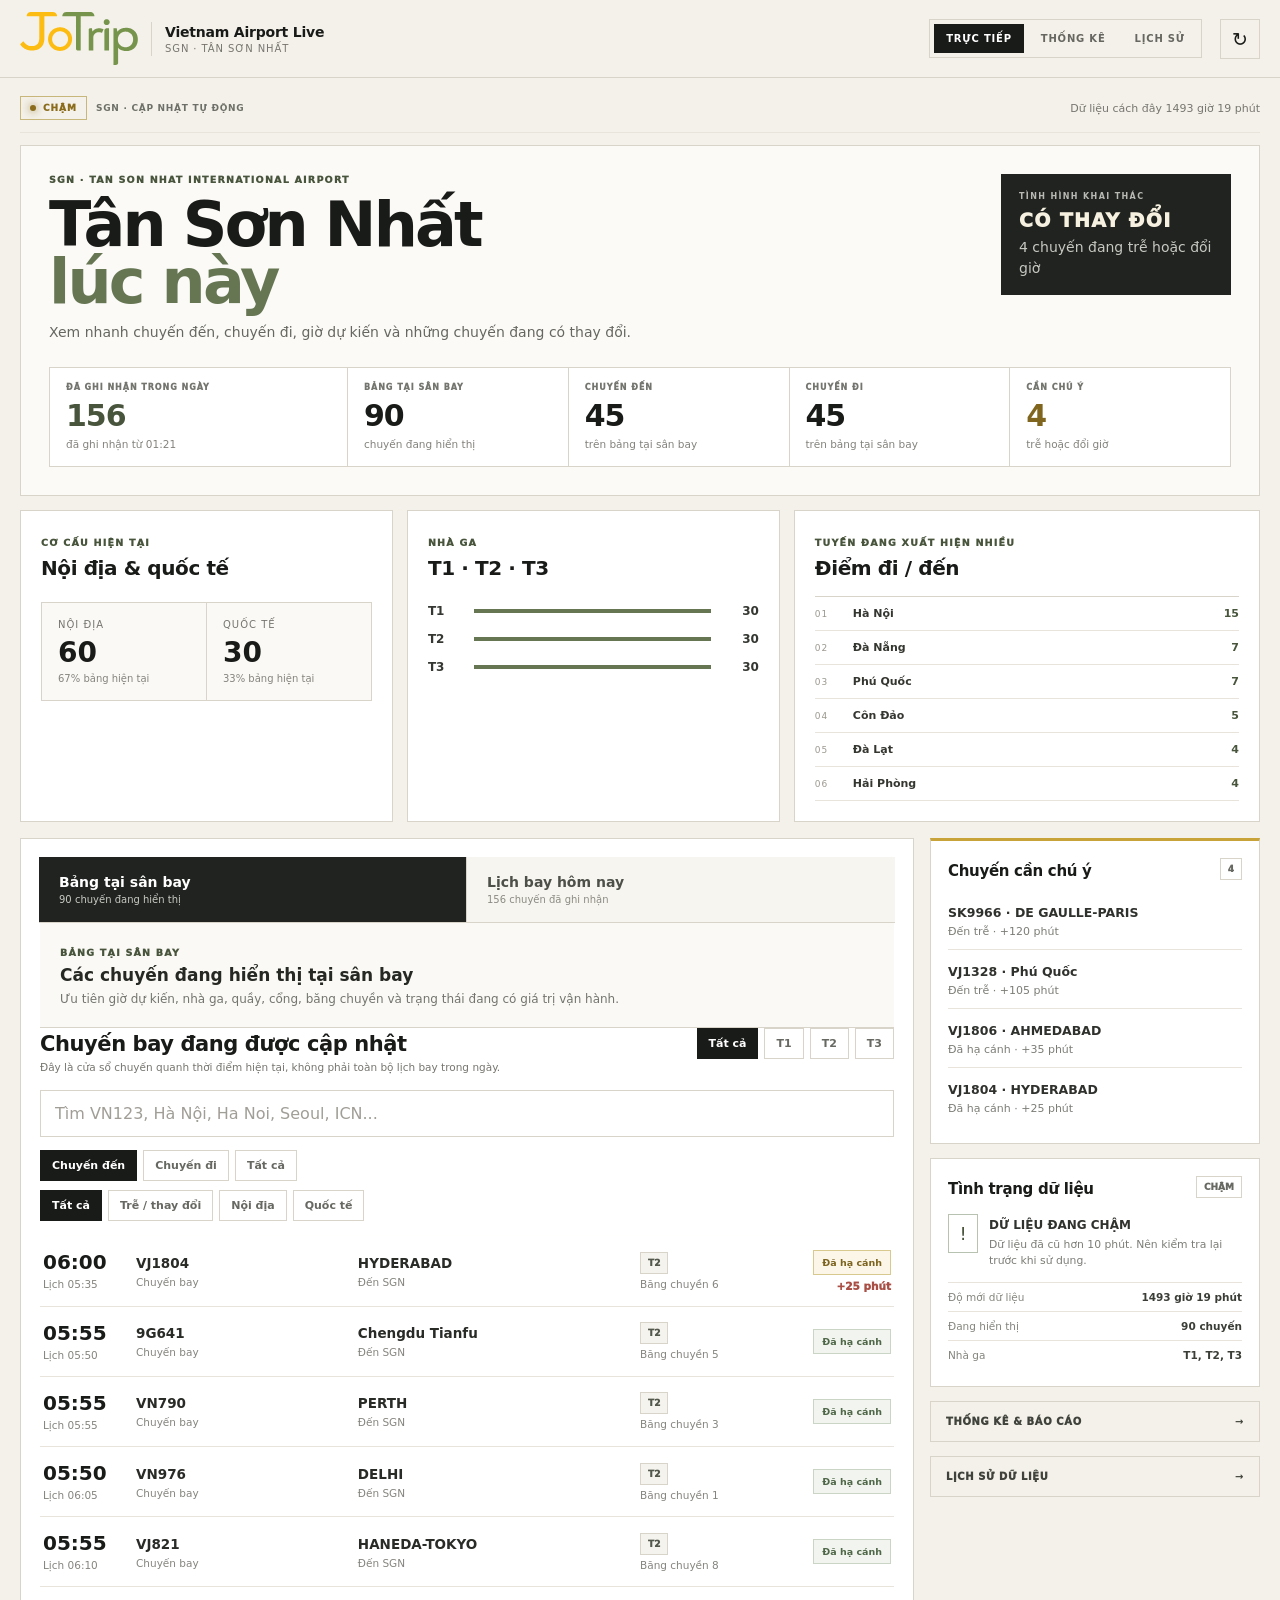
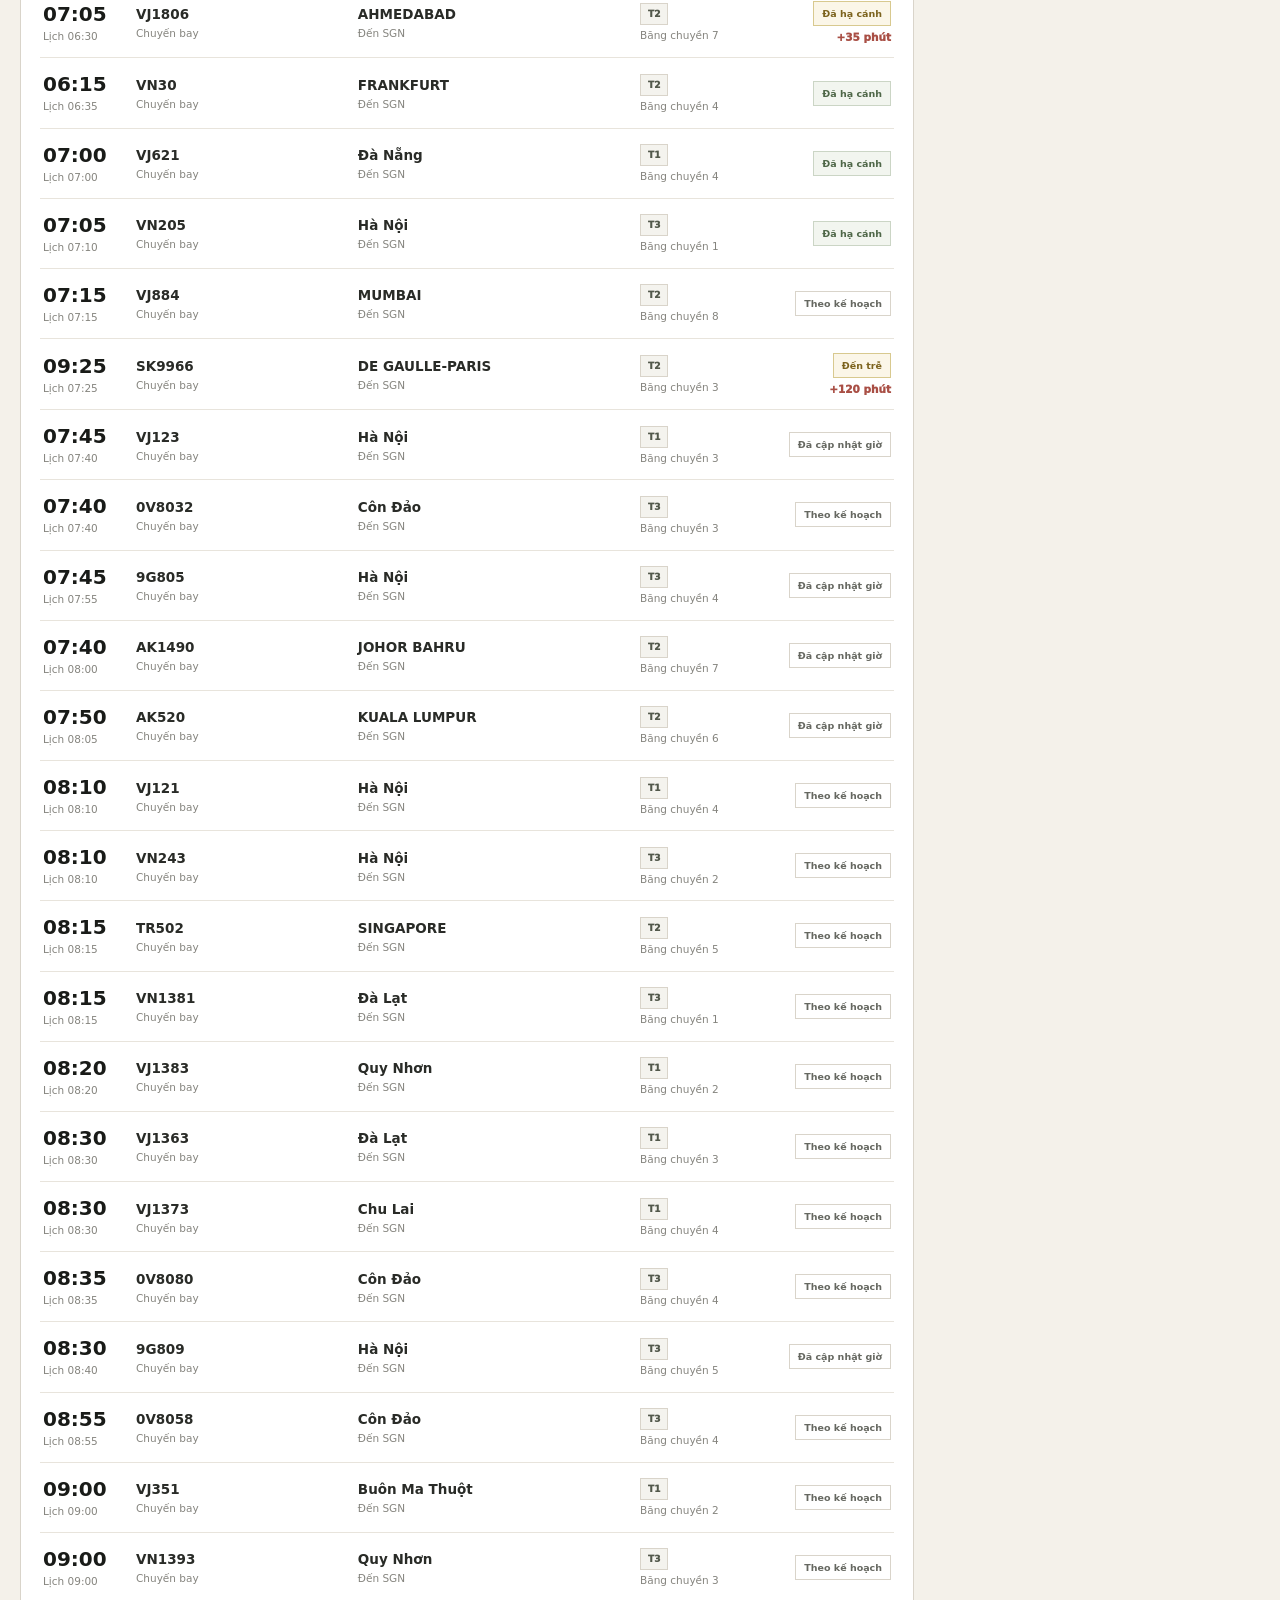
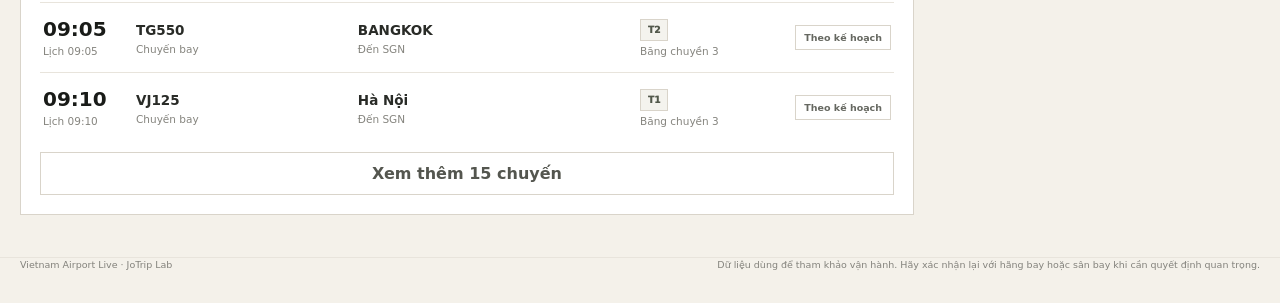
<file: index.html>
<!doctype html>
<html lang="vi">
<head>
  <meta charset="utf-8">
  <meta name="viewport" content="width=device-width,initial-scale=1,viewport-fit=cover">
  <meta name="theme-color" content="#f4f1ea">
  <title>Vietnam Airport Live - Tân Sơn Nhất (SGN)</title>
  <meta name="description" content="Theo dõi chuyến bay đến và đi Tân Sơn Nhất (SGN): giờ dự kiến, độ trễ, nhà ga và tình hình khai thác.">
  <link rel="canonical" href="https://val.openphuquoc.com/">
  <link rel="icon" href="./assets/jotrip-logo.svg">
  <link rel="stylesheet" href="./style.css?v=20260916g">
  <link rel="stylesheet" href="./theme-light.css?v=20260917b">
</head>
<body>
  <div class="app-shell">
    <header class="topbar">
      <a class="brand" href="./" aria-label="Vietnam Airport Live">
        <img class="brand-logo" src="./assets/jotrip-logo.svg" alt="JoTrip">
        <span class="brand-divider"></span>
        <span class="brand-copy"><strong>Vietnam Airport Live</strong><small>SGN · Tân Sơn Nhất</small></span>
      </a>
      <nav class="desktop-nav" aria-label="Điều hướng">
        <a class="active" href="./">TRỰC TIẾP</a>
        <a href="./analytics.html">THỐNG KÊ</a>
        <a href="./history.html">LỊCH SỬ</a>
      </nav>
      <button id="refreshBtn" class="refresh-btn" type="button" aria-label="Làm mới dữ liệu">↻</button>
    </header>

    <main class="page">
      <div class="source-strip">
        <span id="healthPill" class="health-pill loading"><i></i> ĐANG TẢI</span>
        <span class="live-label">SGN · CẬP NHẬT TỰ ĐỘNG</span>
        <span id="updatedAt" class="updated-at">-</span>
      </div>

      <section class="hero">
        <div class="hero-copy">
          <div class="eyebrow">SGN · TAN SON NHAT INTERNATIONAL AIRPORT</div>
          <h1>Tân Sơn Nhất<br><span>lúc này</span></h1>
          <p>Xem nhanh chuyến đến, chuyến đi, giờ dự kiến và những chuyến đang có thay đổi.</p>
        </div>
        <div class="ops-card">
          <small>TÌNH HÌNH KHAI THÁC</small>
          <span id="opsState">ĐANG KIỂM TRA</span>
          <p id="opsDetail">Đang tổng hợp chuyến bay</p>
        </div>
        <div class="stats-grid">
          <article class="today-stat"><small>ĐÃ GHI NHẬN TRONG NGÀY</small><strong id="totalFlights">-</strong><span id="todayCoverage">Đang tích lũy dữ liệu</span></article>
          <article><small>BẢNG TẠI SÂN BAY</small><strong id="liveWindowCount">-</strong><span>chuyến đang hiển thị</span></article>
          <article><small>CHUYẾN ĐẾN</small><strong id="arrivalsCount">-</strong><span>trên bảng tại sân bay</span></article>
          <article><small>CHUYẾN ĐI</small><strong id="departuresCount">-</strong><span>trên bảng tại sân bay</span></article>
          <article class="attention-stat"><small>CẦN CHÚ Ý</small><strong id="delayedCount">-</strong><span>trễ hoặc đổi giờ</span></article>
        </div>
      </section>

      <section class="overview-grid">
        <article class="card overview-card">
          <span class="kicker">CƠ CẤU HIỆN TẠI</span>
          <h2>Nội địa & quốc tế</h2>
          <div class="market-ledger">
            <div><span>Nội địa</span><strong id="domesticNow">-</strong><small id="domesticPct">-</small></div>
            <div><span>Quốc tế</span><strong id="internationalNow">-</strong><small id="internationalPct">-</small></div>
          </div>
        </article>

        <article class="card overview-card">
          <span class="kicker">NHÀ GA</span>
          <h2>T1 · T2 · T3</h2>
          <div id="terminalPulse" class="terminal-pulse"></div>
        </article>

        <article class="card overview-card routes-card">
          <span class="kicker">TUYẾN ĐANG XUẤT HIỆN NHIỀU</span>
          <h2>Điểm đi / đến</h2>
          <div id="routeHighlights" class="route-highlights"></div>
        </article>
      </section>

      <div id="errorBox" class="error-box hidden"></div>

      <section class="content-grid">
        <div class="main-column">
          <section class="card board-card" id="flightBoard">
            <div class="dataset-tabs" id="datasetTabs" role="tablist" aria-label="Chọn loại bảng chuyến bay">
              <button class="active" data-dataset="live" type="button">
                <strong>Bảng tại sân bay</strong>
                <span id="liveBoardTabStatus">Đang cập nhật</span>
              </button>
              <button data-dataset="day" type="button">
                <strong>Lịch bay hôm nay</strong>
                <span id="dayBoardTabStatus">Đang tích lũy</span>
              </button>
            </div>

            <div class="board-context" id="boardContext">
              <span class="kicker" id="boardKicker">BẢNG TẠI SÂN BAY</span>
              <strong id="boardContextTitle">Các chuyến đang hiển thị tại sân bay</strong>
              <p id="boardContextText">Ưu tiên thông tin đang có giá trị vận hành như giờ dự kiến, nhà ga, quầy, cổng và băng chuyền.</p>
            </div>

            <div class="card-head">
              <div><h2 id="boardTitle">Chuyến bay đang được cập nhật</h2><p id="boardDescription">Tra theo chuyến, nơi đi / đến hoặc nhà ga.</p></div>
              <div class="terminal-tabs" id="terminalTabs">
                <button class="active" data-terminal="all">Tất cả</button>
                <button data-terminal="T1">T1</button>
                <button data-terminal="T2">T2</button>
                <button data-terminal="T3">T3</button>
              </div>
            </div>

            <div class="search-wrap">
              <input id="searchInput" type="search" autocomplete="off" placeholder="Tìm VN123, Hà Nội, Ha Noi, Seoul, ICN...">
            </div>

            <div class="direction-tabs" id="directionTabs">
              <button class="active" data-direction="arrival">Chuyến đến</button>
              <button data-direction="departure">Chuyến đi</button>
              <button data-direction="all">Tất cả</button>
            </div>

            <div class="filter-tabs" id="filterTabs">
              <button class="active" data-filter="all">Tất cả</button>
              <button data-filter="delayed">Trễ / thay đổi</button>
              <button data-filter="domestic">Nội địa</button>
              <button data-filter="international">Quốc tế</button>
            </div>

            <div id="flightList" class="flight-list"></div>
            <button id="showMoreBtn" class="show-more hidden" type="button">Xem thêm chuyến</button>
          </section>
        </div>

        <aside class="sidebar">
          <section class="card side-card watch-card">
            <div class="side-head"><h3>Chuyến cần chú ý</h3><span id="watchCount" class="count-pill">0</span></div>
            <div id="watchList" class="watch-list"></div>
          </section>

          <section class="card side-card">
            <div class="side-head"><h3>Tình trạng dữ liệu</h3><span id="qaBadge" class="qa-badge">...</span></div>
            <div class="health-summary">
              <div id="healthIcon" class="health-icon">⋯</div>
              <div><strong id="healthTitle">ĐANG KIỂM TRA</strong><p id="healthDescription">Đang kiểm tra độ mới của dữ liệu.</p></div>
            </div>
            <dl class="health-meta">
              <div><dt>Độ mới dữ liệu</dt><dd id="dataAge">-</dd></div>
              <div><dt>Đang hiển thị</dt><dd id="coverage">-</dd></div>
              <div><dt>Nhà ga</dt><dd id="terminals">-</dd></div>
            </dl>
          </section>

          <a class="side-link" href="./analytics.html"><span>THỐNG KÊ & BÁO CÁO</span><b>→</b></a>
          <a class="side-link" href="./history.html"><span>LỊCH SỬ DỮ LIỆU</span><b>→</b></a>
        </aside>
      </section>
    </main>

    <footer>
      <span>Vietnam Airport Live · JoTrip Lab</span>
      <span>Dữ liệu dùng để tham khảo vận hành. Hãy xác nhận lại với hãng bay hoặc sân bay khi cần quyết định quan trọng.</span>
    </footer>

    <nav class="mobile-nav">
      <a class="active" href="./"><span>●</span>Trực tiếp</a>
      <a href="#flightBoard"><span>✈</span>Chuyến bay</a>
      <a href="./analytics.html"><span>▥</span>Thống kê</a>
      <a href="./history.html"><span>◷</span>Lịch sử</a>
    </nav>
  </div>

  <script src="./app.js?v=20260917b"></script>
  <script src="./fast-refresh.js?v=20260916a"></script>
</body>
</html>
</file>
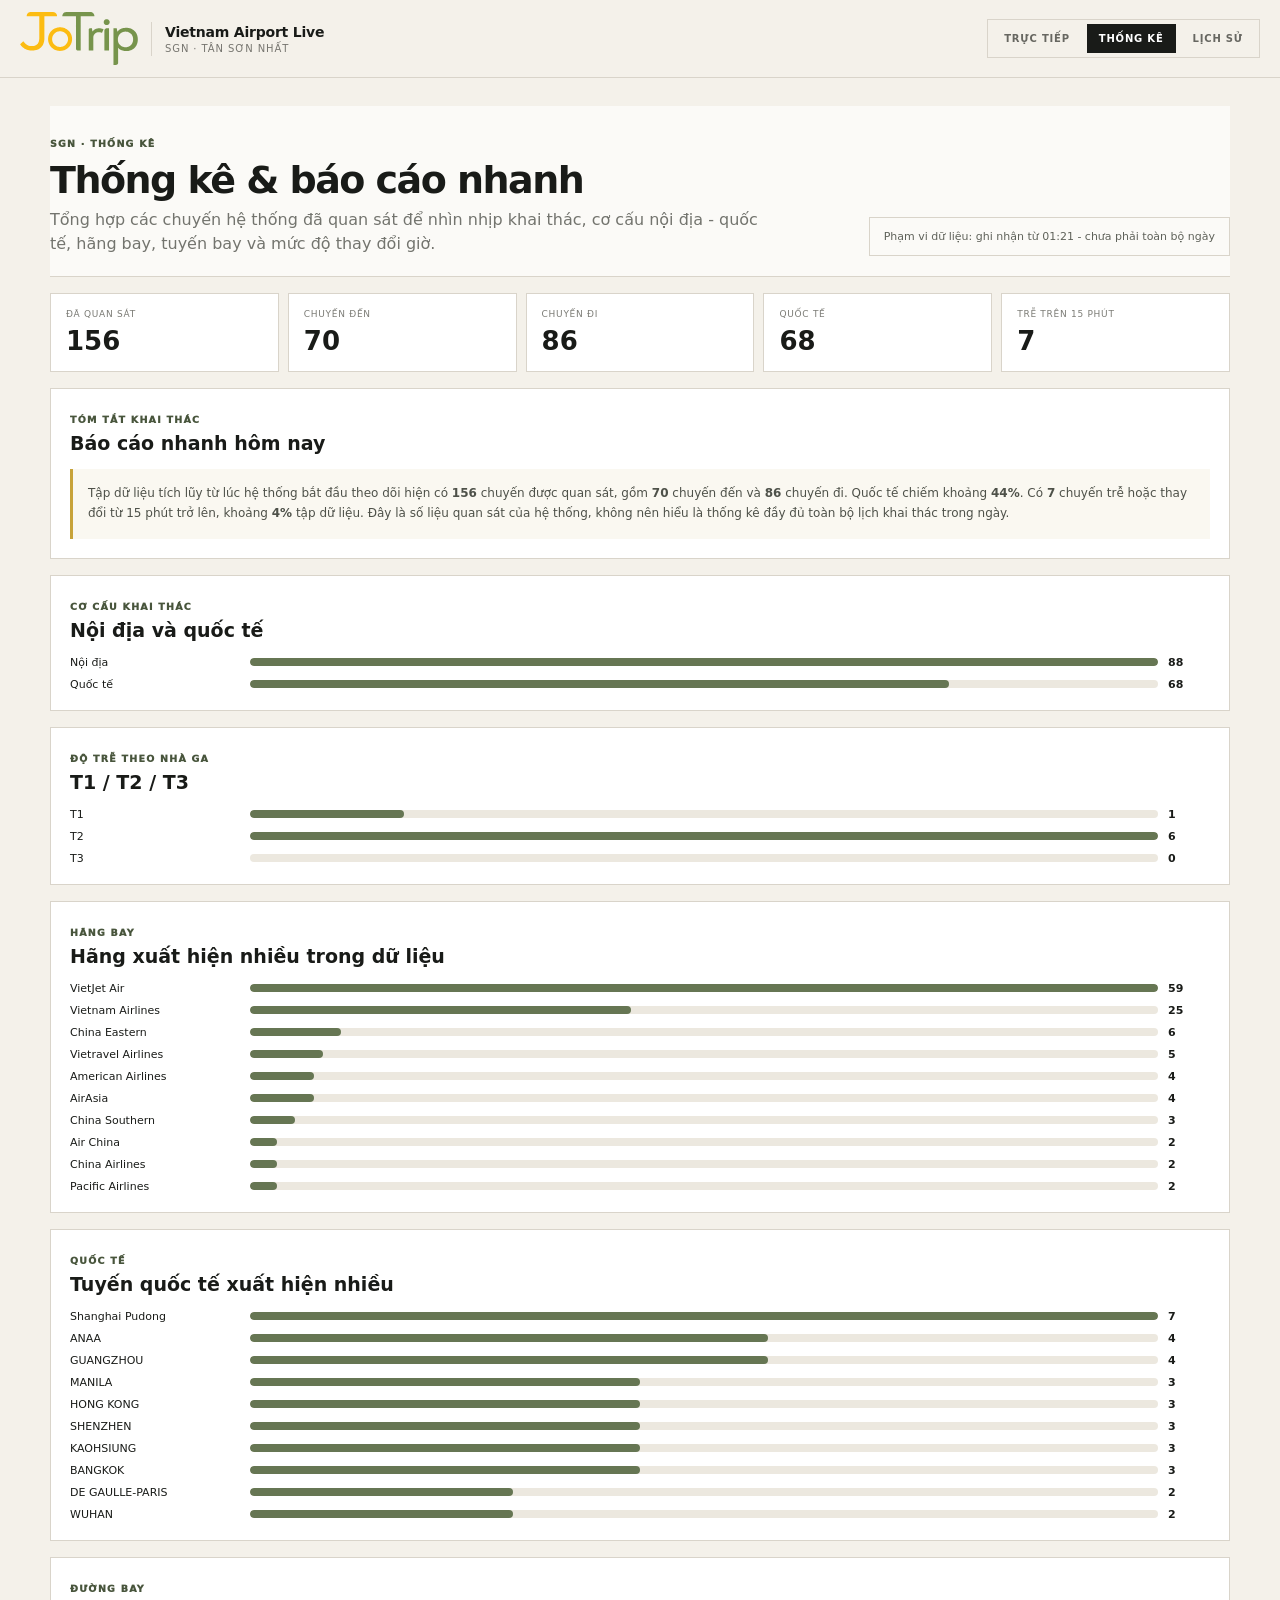
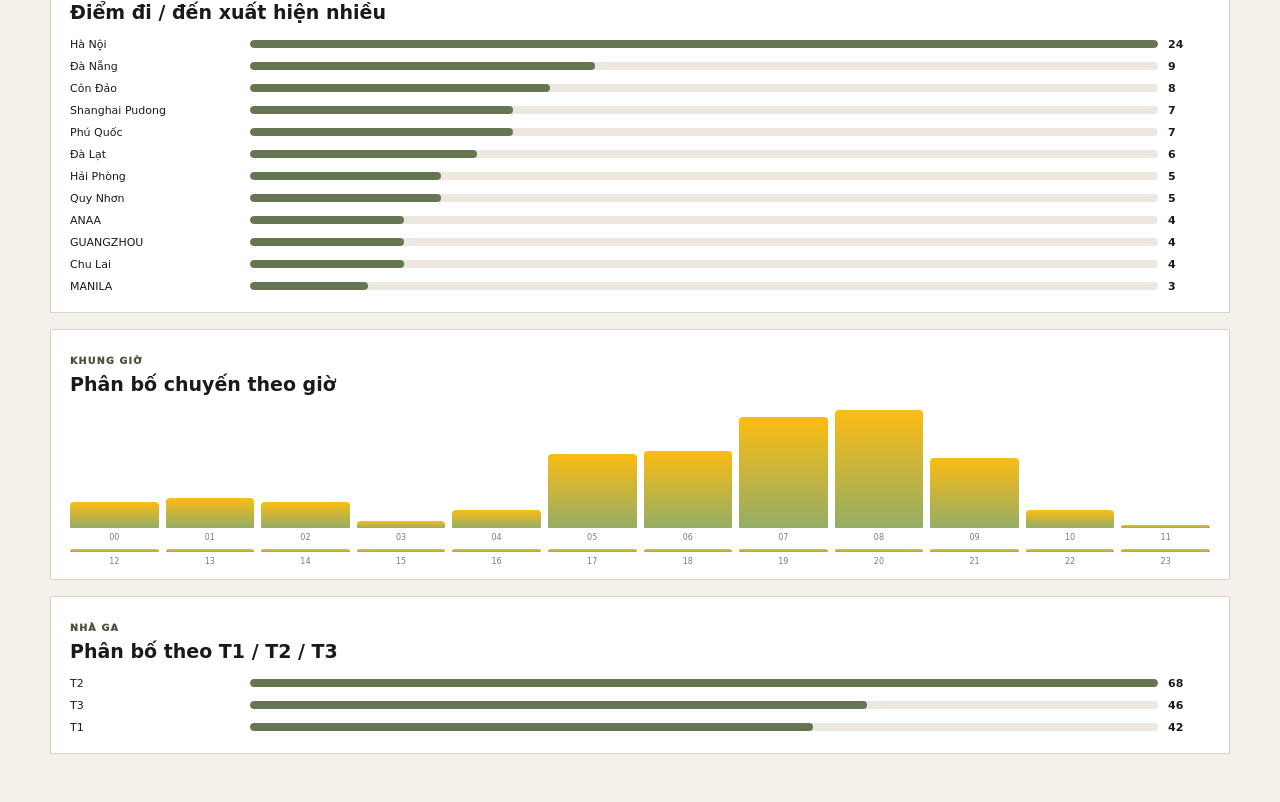
<file: analytics.html>
<!doctype html>
<html lang="vi">
<head>
  <meta charset="utf-8">
  <meta name="viewport" content="width=device-width,initial-scale=1,viewport-fit=cover">
  <meta name="theme-color" content="#f4f1ea">
  <title>Vietnam Airport Live - Thống kê SGN</title>
  <link rel="canonical" href="https://val.openphuquoc.com/analytics.html">
  <link rel="icon" href="./assets/jotrip-logo.svg">
  <link rel="stylesheet" href="./style.css?v=20260916g">
  <link rel="stylesheet" href="./theme-light.css?v=20260917a">
</head>
<body>
<header class="topbar">
  <a class="brand" href="./">
    <img class="brand-logo" src="./assets/jotrip-logo.svg" alt="JoTrip">
    <span class="brand-divider"></span>
    <span class="brand-copy"><strong>Vietnam Airport Live</strong><small>SGN · Tân Sơn Nhất</small></span>
  </a>
  <nav class="desktop-nav"><a href="./">TRỰC TIẾP</a><a class="active" href="./analytics.html">THỐNG KÊ</a><a href="./history.html">LỊCH SỬ</a></nav>
</header>
<main class="subpage">
  <section class="subhero">
    <div><span class="section-kicker">SGN · THỐNG KÊ</span><h1>Thống kê & báo cáo nhanh</h1><p>Tổng hợp các chuyến hệ thống đã quan sát để nhìn nhịp khai thác, cơ cấu nội địa - quốc tế, hãng bay, tuyến bay và mức độ thay đổi giờ.</p></div>
    <div id="coverageNote" class="coverage-note">Đang tải phạm vi dữ liệu...</div>
  </section>
  <section class="metric-grid">
    <article><span>Đã quan sát</span><strong id="aTotal">-</strong></article>
    <article><span>Chuyến đến</span><strong id="aArrivals">-</strong></article>
    <article><span>Chuyến đi</span><strong id="aDepartures">-</strong></article>
    <article><span>Quốc tế</span><strong id="aInternational">-</strong></article>
    <article><span>Trễ trên 15 phút</span><strong id="aDelayed">-</strong></article>
  </section>

  <section class="section-card">
    <span class="section-kicker">TÓM TẮT KHAI THÁC</span><h2>Báo cáo nhanh hôm nay</h2>
    <div id="reportBox" class="report-box">Đang tổng hợp...</div>
  </section>

  <div class="analytics-split">
    <section class="section-card">
      <span class="section-kicker">CƠ CẤU KHAI THÁC</span><h2>Nội địa và quốc tế</h2>
      <div id="marketBars" class="bar-list"></div>
    </section>
    <section class="section-card">
      <span class="section-kicker">ĐỘ TRỄ THEO NHÀ GA</span><h2>T1 / T2 / T3</h2>
      <div id="terminalDelayBars" class="bar-list"></div>
    </section>
  </div>

  <div class="analytics-split">
    <section class="section-card">
      <span class="section-kicker">HÃNG BAY</span><h2>Hãng xuất hiện nhiều trong dữ liệu</h2>
      <div id="airlineBars" class="bar-list"></div>
    </section>
    <section class="section-card">
      <span class="section-kicker">QUỐC TẾ</span><h2>Tuyến quốc tế xuất hiện nhiều</h2>
      <div id="internationalRouteBars" class="bar-list"></div>
    </section>
  </div>

  <section class="section-card">
    <span class="section-kicker">ĐƯỜNG BAY</span><h2>Điểm đi / đến xuất hiện nhiều</h2>
    <div id="routeBars" class="bar-list"></div>
  </section>
  <section class="section-card">
    <span class="section-kicker">KHUNG GIỜ</span><h2>Phân bố chuyến theo giờ</h2>
    <div id="hourGrid" class="hour-grid"></div>
  </section>
  <section class="section-card">
    <span class="section-kicker">NHÀ GA</span><h2>Phân bố theo T1 / T2 / T3</h2>
    <div id="terminalBars" class="bar-list"></div>
  </section>
</main>
<nav class="mobile-nav"><a href="./"><span>●</span>Trực tiếp</a><a href="./#flightBoard"><span>✈</span>Chuyến bay</a><a class="active" href="./analytics.html"><span>▥</span>Thống kê</a><a href="./history.html"><span>◷</span>Lịch sử</a></nav>
<script src="./analytics.js?v=20260917a"></script>
</body>
</html>
</file>
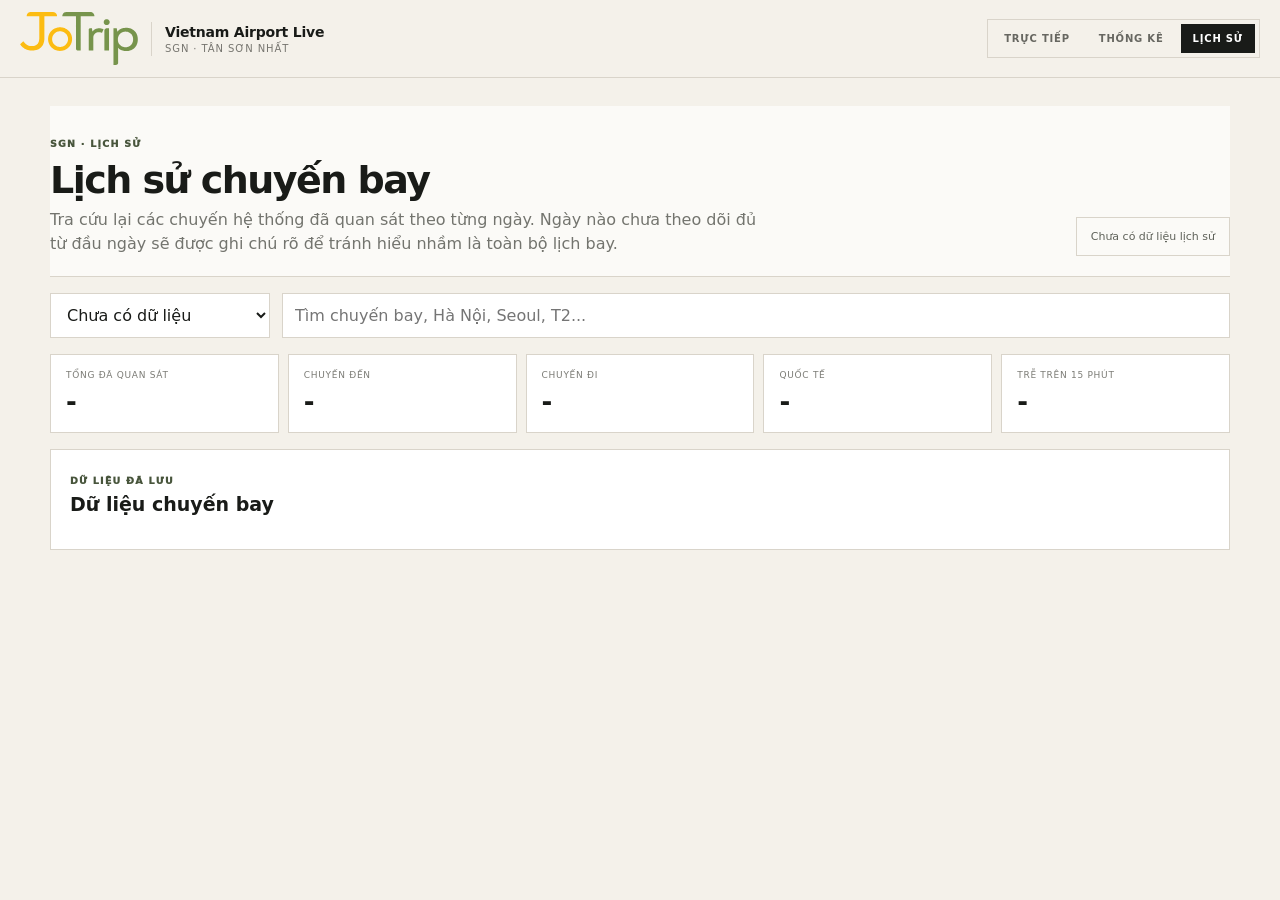
<file: history.html>
<!doctype html>
<html lang="vi">
<head>
  <meta charset="utf-8">
  <meta name="viewport" content="width=device-width,initial-scale=1,viewport-fit=cover">
  <meta name="theme-color" content="#f4f1ea">
  <title>Vietnam Airport Live - Lịch sử SGN</title>
  <link rel="canonical" href="https://val.openphuquoc.com/history.html">
  <link rel="icon" href="./assets/jotrip-logo.svg">
  <link rel="stylesheet" href="./style.css?v=20260916g">
  <link rel="stylesheet" href="./theme-light.css?v=20260917a">
</head>
<body>
<header class="topbar">
  <a class="brand" href="./">
    <img class="brand-logo" src="./assets/jotrip-logo.svg" alt="JoTrip">
    <span class="brand-divider"></span>
    <span class="brand-copy"><strong>Vietnam Airport Live</strong><small>SGN · Tân Sơn Nhất</small></span>
  </a>
  <nav class="desktop-nav"><a href="./">TRỰC TIẾP</a><a href="./analytics.html">THỐNG KÊ</a><a class="active" href="./history.html">LỊCH SỬ</a></nav>
</header>
<main class="subpage">
  <section class="subhero">
    <div><span class="section-kicker">SGN · LỊCH SỬ</span><h1>Lịch sử chuyến bay</h1><p>Tra cứu lại các chuyến hệ thống đã quan sát theo từng ngày. Ngày nào chưa theo dõi đủ từ đầu ngày sẽ được ghi chú rõ để tránh hiểu nhầm là toàn bộ lịch bay.</p></div>
    <div id="historyHealth" class="coverage-note">Đang tải dữ liệu lịch sử...</div>
  </section>
  <section class="history-toolbar">
    <select id="dateSelect" aria-label="Chọn ngày"></select>
    <input id="historySearch" type="search" placeholder="Tìm chuyến bay, Hà Nội, Seoul, T2...">
  </section>
  <section class="metric-grid">
    <article><span>Tổng đã quan sát</span><strong id="hTotal">-</strong></article>
    <article><span>Chuyến đến</span><strong id="hArrivals">-</strong></article>
    <article><span>Chuyến đi</span><strong id="hDepartures">-</strong></article>
    <article><span>Quốc tế</span><strong id="hInternational">-</strong></article>
    <article><span>Trễ trên 15 phút</span><strong id="hDelayed">-</strong></article>
  </section>
  <section class="section-card">
    <span class="section-kicker">DỮ LIỆU ĐÃ LƯU</span><h2 id="historyTitle">Dữ liệu chuyến bay</h2>
    <div id="historyList" class="history-list"></div>
  </section>
</main>
<nav class="mobile-nav"><a href="./"><span>●</span>Trực tiếp</a><a href="./#flightBoard"><span>✈</span>Chuyến bay</a><a href="./analytics.html"><span>▥</span>Thống kê</a><a class="active" href="./history.html"><span>◷</span>Lịch sử</a></nav>
<script src="./history.js?v=20260917a"></script>
</body>
</html>
</file>
<file: style.css>
:root{--bg:#0d0f0e;--bg2:#111411;--panel:#151916;--panel2:#1a1f1b;--panel3:#20261f;--ink:#f4f1e6;--muted:#9ca49a;--line:rgba(244,241,230,.105);--line2:rgba(244,241,230,.055);--green:#94ad67;--green2:#b6cc82;--yellow:#fcbc12;--amber:#f0b94c;--red:#ff766c;--ok:#8fcf91;--shadow:0 22px 80px rgba(0,0,0,.3);font-family:Inter,ui-sans-serif,system-ui,-apple-system,BlinkMacSystemFont,"Segoe UI",sans-serif;color:var(--ink);background:var(--bg)}*{box-sizing:border-box}html{background:var(--bg);scroll-behavior:smooth}body{margin:0;min-height:100vh;background:linear-gradient(180deg,#0b0d0c 0,#111411 48%,#0d0f0e 100%);color:var(--ink)}body:before{content:"";position:fixed;inset:0;pointer-events:none;background-image:linear-gradient(rgba(255,255,255,.012) 1px,transparent 1px),linear-gradient(90deg,rgba(255,255,255,.009) 1px,transparent 1px);background-size:32px 32px;mask-image:linear-gradient(to bottom,rgba(0,0,0,.65),transparent 72%)}button,input,select{font:inherit}.app-shell{min-height:100vh}.topbar{height:78px;padding:0 max(20px,calc((100vw - 1440px)/2));display:flex;align-items:center;gap:18px;border-bottom:1px solid var(--line);background:rgba(13,15,14,.88);backdrop-filter:blur(18px);position:sticky;top:0;z-index:40}.brand{display:flex;align-items:center;gap:13px;text-decoration:none;color:inherit;min-width:0}.brand-logo{width:112px;height:47px;object-fit:contain;object-position:left center;flex:none}.brand-divider{width:1px;height:34px;background:var(--line)}.brand-copy{display:flex;flex-direction:column;min-width:0}.brand-copy strong{font-size:14px;letter-spacing:.02em;white-space:nowrap}.brand-copy small{color:var(--muted);margin-top:3px;font-size:10px;letter-spacing:.09em;text-transform:uppercase}.desktop-nav{margin-left:auto;display:flex;align-items:center;gap:5px;padding:4px;border:1px solid var(--line);background:#111411;border-radius:12px}.desktop-nav a{color:#8f978e;text-decoration:none;font-size:10px;font-weight:900;letter-spacing:.08em;padding:9px 12px;border-radius:8px}.desktop-nav a:hover{color:var(--ink)}.desktop-nav a.active{background:var(--panel3);color:var(--yellow);box-shadow:inset 0 0 0 1px rgba(252,188,18,.12)}.refresh-btn{width:40px;height:40px;border-radius:11px;border:1px solid var(--line);background:#171b18;color:var(--ink);font-size:19px;cursor:pointer;transition:.18s ease}.refresh-btn:hover{border-color:rgba(252,188,18,.3);color:var(--yellow);transform:translateY(-1px)}.refresh-btn:disabled{opacity:.45;cursor:wait}.page{max-width:1440px;margin:0 auto;padding:18px 20px 42px}.source-strip{display:flex;align-items:center;gap:9px;min-height:30px;font-size:11px;color:var(--muted)}.live-label{font-size:9px;letter-spacing:.14em;font-weight:900;color:#737c72}.updated-at{margin-left:auto}.health-pill{display:inline-flex;align-items:center;gap:7px;border-radius:7px;padding:6px 9px;font-weight:950;font-size:9px;letter-spacing:.11em;background:rgba(143,207,145,.09);color:var(--ok);border:1px solid rgba(143,207,145,.16)}.health-pill i{width:6px;height:6px;border-radius:50%;background:currentColor;box-shadow:0 0 9px currentColor}.health-pill.loading{background:rgba(156,164,154,.07);color:#a6ada4;border-color:var(--line)}.health-pill.stale{background:rgba(240,185,76,.08);color:var(--amber);border-color:rgba(240,185,76,.18)}.health-pill.error{background:rgba(255,118,108,.08);color:var(--red);border-color:rgba(255,118,108,.18)}.hero{margin-top:12px;background:linear-gradient(145deg,#151815 0%,#1a2019 62%,#181b17 100%);border:1px solid var(--line);border-radius:18px;padding:28px;display:grid;grid-template-columns:minmax(0,1fr) 230px;gap:24px;box-shadow:var(--shadow);overflow:hidden;position:relative}.hero:before{content:"SGN";position:absolute;right:18px;top:-28px;font-size:210px;font-weight:1000;line-height:1;color:rgba(244,241,230,.018);letter-spacing:-.09em;pointer-events:none}.runway-lines{position:absolute;right:-55px;bottom:-35px;width:540px;height:150px;border-top:1px solid rgba(252,188,18,.12);transform:skewX(-28deg) rotate(-5deg);opacity:.65}.runway-lines:before,.runway-lines:after{content:"";position:absolute;left:0;right:0;height:1px;background:repeating-linear-gradient(90deg,rgba(252,188,18,.25) 0 22px,transparent 22px 46px)}.runway-lines:before{top:38px}.runway-lines:after{top:78px}.eyebrow,.kicker,.section-kicker{font-size:9.5px;font-weight:950;letter-spacing:.16em;text-transform:uppercase}.eyebrow{color:var(--green2)}.hero h1{font-size:clamp(36px,5vw,62px);line-height:.92;margin:11px 0 12px;letter-spacing:-.055em}.hero h1 span{color:var(--yellow);font-weight:760}.hero p{margin:0;color:#aeb5aa;font-size:14px;max-width:640px;line-height:1.5}.ops-card{align-self:start;justify-self:end;background:#101310;border:1px solid var(--line);border-radius:14px;padding:17px 17px 15px;display:flex;flex-direction:column;min-width:205px;position:relative;z-index:2}.ops-card small{font-size:8px;letter-spacing:.17em;color:#70796f;font-weight:900}.ops-card span{font-size:19px;font-weight:1000;letter-spacing:.07em;color:var(--yellow);margin-top:8px}.ops-card p{font-size:11px;margin:6px 0 0;color:#9da59a}.stats-grid{grid-column:1/-1;display:grid;grid-template-columns:1.35fr repeat(4,1fr);gap:8px;position:relative;z-index:2}.stats-grid article{padding:15px 16px;border-radius:11px;background:#111411;border:1px solid var(--line2);display:flex;flex-direction:column;min-height:91px}.stats-grid small{font-size:8px;color:#737c72;letter-spacing:.12em;font-weight:950}.stats-grid strong{font-size:30px;line-height:1;color:#f6f2e5;letter-spacing:-.035em;margin-top:9px}.stats-grid span{margin-top:7px;color:#8f978d;font-size:10.5px;line-height:1.25}.today-stat{box-shadow:inset 3px 0 0 var(--green)}.today-stat strong{color:var(--green2)!important}.attention-stat{box-shadow:inset 3px 0 0 var(--yellow)}.attention-stat strong{color:var(--yellow)!important}.content-grid{display:grid;grid-template-columns:minmax(0,1fr) 330px;gap:16px;margin-top:16px}.card{background:linear-gradient(180deg,#151916,#121512);border:1px solid var(--line);border-radius:15px;box-shadow:0 14px 44px rgba(0,0,0,.18)}.board-card{padding:19px}.card-head,.side-head{display:flex;align-items:flex-start;justify-content:space-between;gap:15px}.card-head h2,.side-head h3{margin:4px 0 0}.card-head h2{font-size:21px;letter-spacing:-.025em}.card-head p{margin:5px 0 0;color:#7f877e;font-size:10.5px}.side-head h3{font-size:15px}.kicker,.section-kicker{color:var(--green2)}.terminal-tabs,.direction-tabs,.filter-tabs{display:flex;gap:6px;flex-wrap:wrap}.terminal-tabs button,.direction-tabs button,.filter-tabs button{border:1px solid var(--line);background:#101310;color:#8d958b;border-radius:8px;padding:8px 11px;cursor:pointer;transition:.16s ease;font-size:11px;font-weight:800}.terminal-tabs button:hover,.direction-tabs button:hover,.filter-tabs button:hover{border-color:rgba(148,173,103,.3);color:#d7ddd2}.terminal-tabs button.active,.direction-tabs button.active,.filter-tabs button.active{background:#242b22;border-color:rgba(148,173,103,.25);color:var(--green2);box-shadow:inset 0 0 0 1px rgba(148,173,103,.04)}.search-wrap{margin:17px 0 13px}.search-wrap input{width:100%;border:1px solid var(--line);background:#0f120f;color:var(--ink);border-radius:10px;padding:13px 14px;outline:none}.search-wrap input::placeholder{color:#656d65}.search-wrap input:focus{border-color:rgba(252,188,18,.33);box-shadow:0 0 0 3px rgba(252,188,18,.045)}.direction-tabs{margin-bottom:9px}.filter-tabs{padding-bottom:14px;border-bottom:1px solid var(--line2)}.flight-list{display:flex;flex-direction:column}.flight-row{display:grid;grid-template-columns:82px 1.05fr 1.35fr 120px 120px;gap:11px;align-items:center;padding:14px 3px;border-bottom:1px solid var(--line2)}.flight-row:last-child{border-bottom:0}.flight-row:hover{background:rgba(148,173,103,.022)}.flight-time strong{font-size:20px;color:#f6f2e7;font-variant-numeric:tabular-nums}.flight-time small,.flight-main small,.flight-route small,.flight-meta small{display:block;color:var(--muted);margin-top:3px;line-height:1.35;font-size:10.5px}.flight-main strong,.flight-route strong{font-size:13.5px}.flight-main strong{color:#e2e6dc}.flight-status{text-align:right}.status-badge{display:inline-block;border-radius:6px;padding:6px 8px;font-size:9.5px;font-weight:900;background:rgba(156,164,154,.08);color:#b1b7ae;border:1px solid rgba(156,164,154,.1)}.status-badge.delay{background:rgba(252,188,18,.085);color:#ffd15a;border-color:rgba(252,188,18,.16)}.status-badge.ok{background:rgba(143,207,145,.08);color:#a8dea9;border-color:rgba(143,207,145,.14)}.delay-minutes{display:block;margin-top:5px;font-size:10.5px;font-weight:950;color:var(--red)}.terminal-tag{display:inline-flex;border-radius:6px;background:rgba(148,173,103,.08);color:#b6cc82;border:1px solid rgba(148,173,103,.12);padding:5px 7px;font-size:9px;font-weight:950}.show-more{width:100%;border:1px solid var(--line);background:#111411;color:#b7bdb4;border-radius:9px;padding:11px;margin-top:10px;font-weight:850;cursor:pointer}.show-more:hover{color:var(--yellow);border-color:rgba(252,188,18,.2)}.sidebar{display:flex;flex-direction:column;gap:14px}.side-card{padding:17px}.count-pill,.qa-badge{border-radius:6px;padding:5px 7px;background:#101310;border:1px solid var(--line);font-size:9px;font-weight:950;color:#bac0b7}.watch-list{margin-top:11px}.watch-item{padding:11px 0;border-bottom:1px solid var(--line2)}.watch-item:last-child{border-bottom:0}.watch-item strong{font-size:12.5px;color:#eeeadd}.watch-item span{display:block;color:var(--muted);font-size:11px;margin-top:4px}.health-summary{display:flex;gap:11px;margin-top:16px}.health-icon{width:39px;height:39px;border-radius:9px;display:grid;place-items:center;background:rgba(148,173,103,.07);border:1px solid rgba(148,173,103,.11);color:var(--green2);font-size:18px}.health-summary strong{font-size:12px}.health-summary p{font-size:10.8px;line-height:1.45;color:var(--muted);margin:4px 0 0}.health-meta{margin:14px 0 0}.health-meta div{display:flex;justify-content:space-between;gap:15px;padding:8px 0;border-top:1px solid var(--line2);font-size:10.5px}.health-meta dt{color:var(--muted)}.health-meta dd{margin:0;text-align:right;font-weight:800;color:#d8ddd3}.side-link{display:flex;justify-content:space-between;align-items:center;text-decoration:none;color:#aab1a7;background:#131713;border:1px solid var(--line);border-radius:12px;padding:14px 15px;font-size:10px;font-weight:950;letter-spacing:.06em}.side-link:hover{color:var(--yellow);border-color:rgba(252,188,18,.18)}.error-box{margin-top:14px;padding:12px 14px;border:1px solid rgba(255,118,108,.22);border-radius:10px;background:rgba(255,118,108,.07);color:#ff9a91}.hidden{display:none!important}.empty-state{padding:30px 12px;text-align:center;color:var(--muted)}footer{max-width:1440px;margin:0 auto;padding:0 20px 30px;display:flex;justify-content:space-between;gap:20px;color:#6f776e;font-size:9.5px;line-height:1.5}.mobile-nav{display:none}
/* analytics / history */.subpage{max-width:1220px;margin:0 auto;padding:28px 20px 48px}.subhero{display:flex;align-items:flex-end;justify-content:space-between;gap:24px;padding:26px 0 20px;border-bottom:1px solid var(--line)}.subhero h1{font-size:38px;margin:7px 0 6px;letter-spacing:-.04em}.subhero p{margin:0;color:var(--muted);max-width:720px;line-height:1.5}.coverage-note{border:1px solid var(--line);background:#131713;border-radius:10px;padding:12px 14px;color:#9ea69b;font-size:11px}.metric-grid{display:grid;grid-template-columns:repeat(5,1fr);gap:9px;margin-top:16px}.metric-grid article{background:#151916;border:1px solid var(--line);border-radius:11px;padding:15px}.metric-grid span{display:block;color:#80887e;font-size:9px;letter-spacing:.08em;text-transform:uppercase}.metric-grid strong{display:block;font-size:26px;margin-top:7px}.section-card{margin-top:16px;background:#151916;border:1px solid var(--line);border-radius:14px;padding:19px}.section-card h2{margin:5px 0 15px;font-size:19px}.report-box{background:#101310;border-left:3px solid var(--yellow);padding:15px;border-radius:8px;color:#c9cec5;line-height:1.65;font-size:12px}.bar-list{display:grid;gap:9px}.bar-row{display:grid;grid-template-columns:170px 1fr 42px;gap:10px;align-items:center;font-size:11px}.bar-track{height:8px;border-radius:4px;background:#0e110e;overflow:hidden}.bar-fill{height:100%;background:linear-gradient(90deg,var(--green),var(--yellow));border-radius:4px}.hour-grid{height:150px;display:grid;grid-template-columns:repeat(12,1fr);gap:7px;align-items:end}.hour-col{height:100%;display:flex;flex-direction:column;justify-content:flex-end;gap:5px;text-align:center;color:#777f76;font-size:8px}.hour-bar{min-height:3px;background:linear-gradient(180deg,var(--yellow),var(--green));border-radius:4px 4px 1px 1px}.history-toolbar{display:grid;grid-template-columns:220px 1fr;gap:12px;margin-top:16px}.history-toolbar select,.history-toolbar input{width:100%;background:#101310;color:var(--ink);border:1px solid var(--line);border-radius:9px;padding:11px 12px}.history-list{margin-top:12px}.history-row{display:grid;grid-template-columns:80px 110px 1fr 100px 110px;gap:10px;padding:12px 2px;border-bottom:1px solid var(--line2);align-items:center;font-size:11px}.history-row strong{font-size:13px}.history-row small{display:block;color:var(--muted);margin-top:3px}
@media(max-width:1020px){.content-grid{grid-template-columns:1fr}.sidebar{display:grid;grid-template-columns:1fr 1fr}.side-link{min-height:54px}.hero{grid-template-columns:1fr}.ops-card{justify-self:start}.stats-grid{grid-template-columns:repeat(3,1fr)}.metric-grid{grid-template-columns:repeat(3,1fr)}.flight-row{grid-template-columns:70px 1fr 1.2fr 95px}.flight-meta{display:none}}
@media(max-width:720px){body{padding-bottom:67px}.topbar{height:68px;padding:0 12px;gap:8px;position:relative}.brand{gap:8px}.brand-logo{width:78px;height:35px}.brand-divider{height:27px}.brand-copy strong{font-size:12px}.brand-copy small{font-size:8px}.desktop-nav{display:none}.refresh-btn{width:36px;height:36px;margin-left:auto}.page{padding:10px 10px 26px}.source-strip{font-size:9.5px}.hero{padding:19px;border-radius:15px}.hero h1{font-size:35px}.hero:before{font-size:118px;top:10px;right:-5px}.ops-card{min-width:0;width:100%}.stats-grid{grid-template-columns:repeat(2,1fr);gap:7px}.stats-grid .today-stat{grid-column:1/-1}.stats-grid article{padding:13px;min-height:81px}.stats-grid strong{font-size:25px}.content-grid{margin-top:11px}.board-card,.side-card{padding:14px}.card-head{flex-direction:column}.terminal-tabs{width:100%}.terminal-tabs button{flex:1}.flight-row{grid-template-columns:62px 1fr 90px;gap:7px;padding:13px 0}.flight-route{grid-column:2/3}.flight-meta{display:none}.flight-status{grid-column:3;grid-row:1/3}.flight-main strong{font-size:12.5px}.flight-time strong{font-size:17px}.status-badge{max-width:90px;white-space:normal}.sidebar{grid-template-columns:1fr}.mobile-nav{position:fixed;left:0;right:0;bottom:0;height:61px;background:rgba(13,15,14,.96);border-top:1px solid var(--line);display:grid;grid-template-columns:repeat(4,1fr);z-index:60;backdrop-filter:blur(15px)}.mobile-nav a{display:flex;flex-direction:column;align-items:center;justify-content:center;gap:3px;color:#7f877e;text-decoration:none;font-size:9px;font-weight:800}.mobile-nav a span{font-size:15px}.mobile-nav a.active{color:var(--yellow)}footer{padding:0 11px 20px;flex-direction:column}.subpage{padding:15px 11px 28px}.subhero{align-items:flex-start;flex-direction:column;padding-top:8px}.subhero h1{font-size:31px}.metric-grid{grid-template-columns:repeat(2,1fr)}.bar-row{grid-template-columns:115px 1fr 35px}.history-toolbar{grid-template-columns:1fr}.history-row{grid-template-columns:58px 78px 1fr 82px}.history-row .hide-mobile{display:none}}
</file>
<file: theme-light.css>
:root{
  --bg:#f4f1ea;--panel:#fbfaf7;--panel-strong:#ffffff;--ink:#191b18;--muted:#76756f;
  --line:#d9d4ca;--line-soft:#e8e4dc;--olive:#667653;--olive-dark:#48553c;--gold:#c7a33a;
  --red:#a94f45;--ok:#5e7653;--shadow:none;color:var(--ink);background:var(--bg)
}
html{background:var(--bg)}
body{background:var(--bg);color:var(--ink)}
body:before{display:none}
*{box-sizing:border-box}
.topbar{background:rgba(244,241,234,.97);border-color:var(--line);box-shadow:none}
.brand-logo{width:118px;height:54px;object-fit:contain}.brand-copy strong{color:var(--ink);letter-spacing:-.015em}.brand-copy small{color:var(--muted)}.brand-divider{background:var(--line)}
.desktop-nav{background:transparent;border:1px solid var(--line);border-radius:0}.desktop-nav a{color:#676761;border-radius:0}.desktop-nav a:hover{color:var(--ink)}.desktop-nav a.active{background:var(--ink);color:#fff;box-shadow:none}
.refresh-btn{background:transparent;color:var(--ink);border-color:var(--line);box-shadow:none;border-radius:0}.refresh-btn:hover{border-color:var(--ink)}
.source-strip{color:var(--muted);border-bottom:1px solid var(--line-soft);padding-bottom:12px}.live-label{color:#6d7068;letter-spacing:.08em}.updated-at{color:var(--muted)}
.health-pill{background:transparent;color:var(--olive-dark);border-color:#abb5a1;border-radius:0}.health-pill.loading{background:transparent;color:var(--muted);border-color:var(--line)}.health-pill.stale{background:transparent;color:#8a6c1b;border-color:#c8b77b}.health-pill.error{background:transparent;color:var(--red);border-color:#cda39e}
.hero{background:var(--panel);border:1px solid var(--line);border-radius:0;box-shadow:none}.hero:before,.runway-lines{display:none}.eyebrow,.kicker,.section-kicker{color:var(--olive-dark);letter-spacing:.13em}.hero h1{color:var(--ink);font-weight:650;letter-spacing:-.045em}.hero h1 span{color:var(--olive)}.hero p{color:#666760;font-size:14px;max-width:640px}
.ops-card{background:#20231f;border:1px solid #20231f;border-radius:0;box-shadow:none}.ops-card small{color:#b8b9b4}.ops-card span{color:#f5f0df}.ops-card p{color:#c7c8c2}
.stats-grid{gap:0;border-top:1px solid var(--line);border-left:1px solid var(--line)}.stats-grid article{background:var(--panel-strong);border:0;border-right:1px solid var(--line);border-bottom:1px solid var(--line);border-radius:0;box-shadow:none}.stats-grid small{color:#74756f}.stats-grid strong{color:var(--ink);font-weight:650}.stats-grid span{color:#83827c}.today-stat,.attention-stat{box-shadow:none}.today-stat strong{color:var(--olive-dark)!important}.attention-stat strong{color:#7f651e!important}
.card{background:var(--panel-strong);border:1px solid var(--line);border-radius:0;box-shadow:none}.card-head h2,.side-head h3,.overview-card h2{color:var(--ink);font-weight:600;letter-spacing:-.02em}.card-head p{color:var(--muted)}
.overview-grid{display:grid;grid-template-columns:1fr 1fr 1.25fr;gap:14px;margin:14px 0}.overview-card{padding:20px;min-height:184px}.overview-card h2{margin:6px 0 0;font-size:20px}.market-ledger{display:grid;grid-template-columns:1fr 1fr;margin-top:22px;border-top:1px solid var(--line);border-left:1px solid var(--line)}.market-ledger>div{padding:16px;border-right:1px solid var(--line);border-bottom:1px solid var(--line);background:#faf9f5}.market-ledger span{display:block;font-size:10px;text-transform:uppercase;letter-spacing:.1em;color:var(--muted)}.market-ledger strong{display:block;margin-top:6px;font-size:28px;color:var(--ink);font-weight:600}.market-ledger small{display:block;margin-top:4px;color:#85847d;font-size:10px}
.terminal-pulse{display:grid;gap:14px;margin-top:24px}.terminal-line{display:grid;grid-template-columns:34px 1fr 36px;gap:12px;align-items:center}.terminal-line strong,.terminal-line b{font-size:12px;color:#353832}.terminal-line b{text-align:right;font-weight:600}.terminal-track{height:4px;background:#ece8df;overflow:hidden}.terminal-track i{display:block;height:100%;background:var(--olive)}
.route-highlights{margin-top:16px;border-top:1px solid var(--line)}.route-line{display:grid;grid-template-columns:28px 1fr 32px;gap:10px;align-items:center;padding:10px 0;border-bottom:1px solid var(--line-soft)}.route-line span{font-size:9px;color:#9a978e;letter-spacing:.1em}.route-line strong{font-size:11px;color:#343630;font-weight:550;white-space:nowrap;overflow:hidden;text-overflow:ellipsis}.route-line b{text-align:right;color:var(--olive-dark);font-size:11px}
.dataset-tabs{display:grid;grid-template-columns:1fr 1fr;border-bottom:1px solid var(--line);margin:-1px -1px 0}.dataset-tabs button{appearance:none;border:0;border-right:1px solid var(--line);border-radius:0;background:#f7f5ef;text-align:left;padding:17px 20px;cursor:pointer;color:var(--muted)}.dataset-tabs button:last-child{border-right:0}.dataset-tabs button strong{display:block;font-size:14px;font-weight:650;color:#4d5049}.dataset-tabs button span{display:block;margin-top:4px;font-size:10px;color:#8b8a83}.dataset-tabs button.active{background:#20231f;color:white}.dataset-tabs button.active strong{color:#fff}.dataset-tabs button.active span{color:#c8cbc4}.board-context{padding:18px 20px;border-bottom:1px solid var(--line);background:#faf9f5}.board-context strong{display:block;margin-top:5px;color:#252823;font-size:17px;font-weight:600}.board-context p{margin:5px 0 0;color:#74756f;font-size:12px;line-height:1.55;max-width:820px}
.terminal-tabs button,.direction-tabs button,.filter-tabs button{background:transparent;color:#666861;border-color:var(--line);border-radius:0;box-shadow:none}.terminal-tabs button:hover,.direction-tabs button:hover,.filter-tabs button:hover{border-color:#99998f;color:var(--ink)}.terminal-tabs button.active,.direction-tabs button.active,.filter-tabs button.active{background:var(--ink);border-color:var(--ink);color:#fff;box-shadow:none}
.search-wrap input{background:#fff;color:var(--ink);border-color:var(--line);border-radius:0;box-shadow:none}.search-wrap input::placeholder{color:#a09e96}.search-wrap input:focus{border-color:#84877e;box-shadow:none}
.flight-row{border-color:var(--line-soft)}.flight-row:hover{background:#faf9f5}.flight-time strong{color:var(--ink);font-weight:650}.flight-time small,.flight-main small,.flight-route small,.flight-meta small{color:#85847e}.flight-main strong,.flight-route strong{color:#292b27}
.status-badge{background:transparent;color:#666861;border-color:var(--line);border-radius:0}.status-badge.delay{background:#fbf6e8;color:#7c631e;border-color:#d8c98f}.status-badge.ok{background:#f2f5ef;color:#4f6748;border-color:#cbd5c5}.delay-minutes{color:var(--red)}.terminal-tag{background:#f4f3ee;color:#52584b;border-color:var(--line);border-radius:0}
.show-more{background:transparent;color:#54564f;border-color:var(--line);border-radius:0}.show-more:hover{color:var(--ink);border-color:#99998f}
.count-pill,.qa-badge{background:transparent;color:#666861;border-color:var(--line);border-radius:0}.watch-card{border-top:3px solid var(--gold)}.watch-item{border-color:var(--line-soft)}.watch-item strong{color:#2f312d}.watch-item span{color:#7c7d76}
.health-icon{background:transparent;border-color:#b8c2b1;color:var(--olive-dark);border-radius:0}.health-summary strong{color:#30322e}.health-summary p{color:#7c7d76}.health-meta div{border-color:var(--line-soft)}.health-meta dt{color:#85857e}.health-meta dd{color:#3b3e37}
.side-link{background:transparent;color:#3f433b;border-color:var(--line);border-radius:0;box-shadow:none}.side-link:hover{color:var(--ink);border-color:#99998f}.error-box{background:#fbf0ee;color:#93463e;border-color:#d7b3ae;border-radius:0}
footer{color:#83827c;border-top:1px solid var(--line-soft)}
.subhero{border-color:var(--line);border-radius:0;background:var(--panel)}.subhero p{color:#73746e}.coverage-note{background:transparent;border-color:var(--line);color:#5f625a;box-shadow:none;border-radius:0}
.metric-grid article,.section-card{background:#fff;border-color:var(--line);border-radius:0;box-shadow:none}.metric-grid span{color:#7b7b75}.metric-grid strong{color:var(--ink)}.report-box{background:#faf8f1;color:#4e5149;border-left-color:var(--gold);border-radius:0}.bar-track{background:#ece8df}.bar-fill{background:var(--olive)}
.history-toolbar input,.history-toolbar select{background:#fff;color:var(--ink);border-color:var(--line);border-radius:0}.history-row{border-color:var(--line-soft);color:#30322d}
.mobile-nav{background:rgba(244,241,234,.98);border-top-color:var(--line);box-shadow:none}.mobile-nav a{color:#76776f}.mobile-nav a.active{color:var(--olive-dark)}

@media(max-width:1050px){.overview-grid{grid-template-columns:1fr 1fr}.routes-card{grid-column:1/-1}}
@media(max-width:780px){.brand-logo{width:100px}.hero{background:var(--panel)}.ops-card{background:#20231f}.stats-grid article,.flight-row{background:#fff}.flight-row:hover{background:#faf9f5}.overview-grid{grid-template-columns:1fr;gap:10px}.routes-card{grid-column:auto}.overview-card{min-height:0;padding:16px}.market-ledger{margin-top:16px}.dataset-tabs{grid-template-columns:1fr}.dataset-tabs button{border-right:0;border-bottom:1px solid var(--line)}.dataset-tabs button:last-child{border-bottom:0}.board-context{padding:15px 16px}}
</file>
